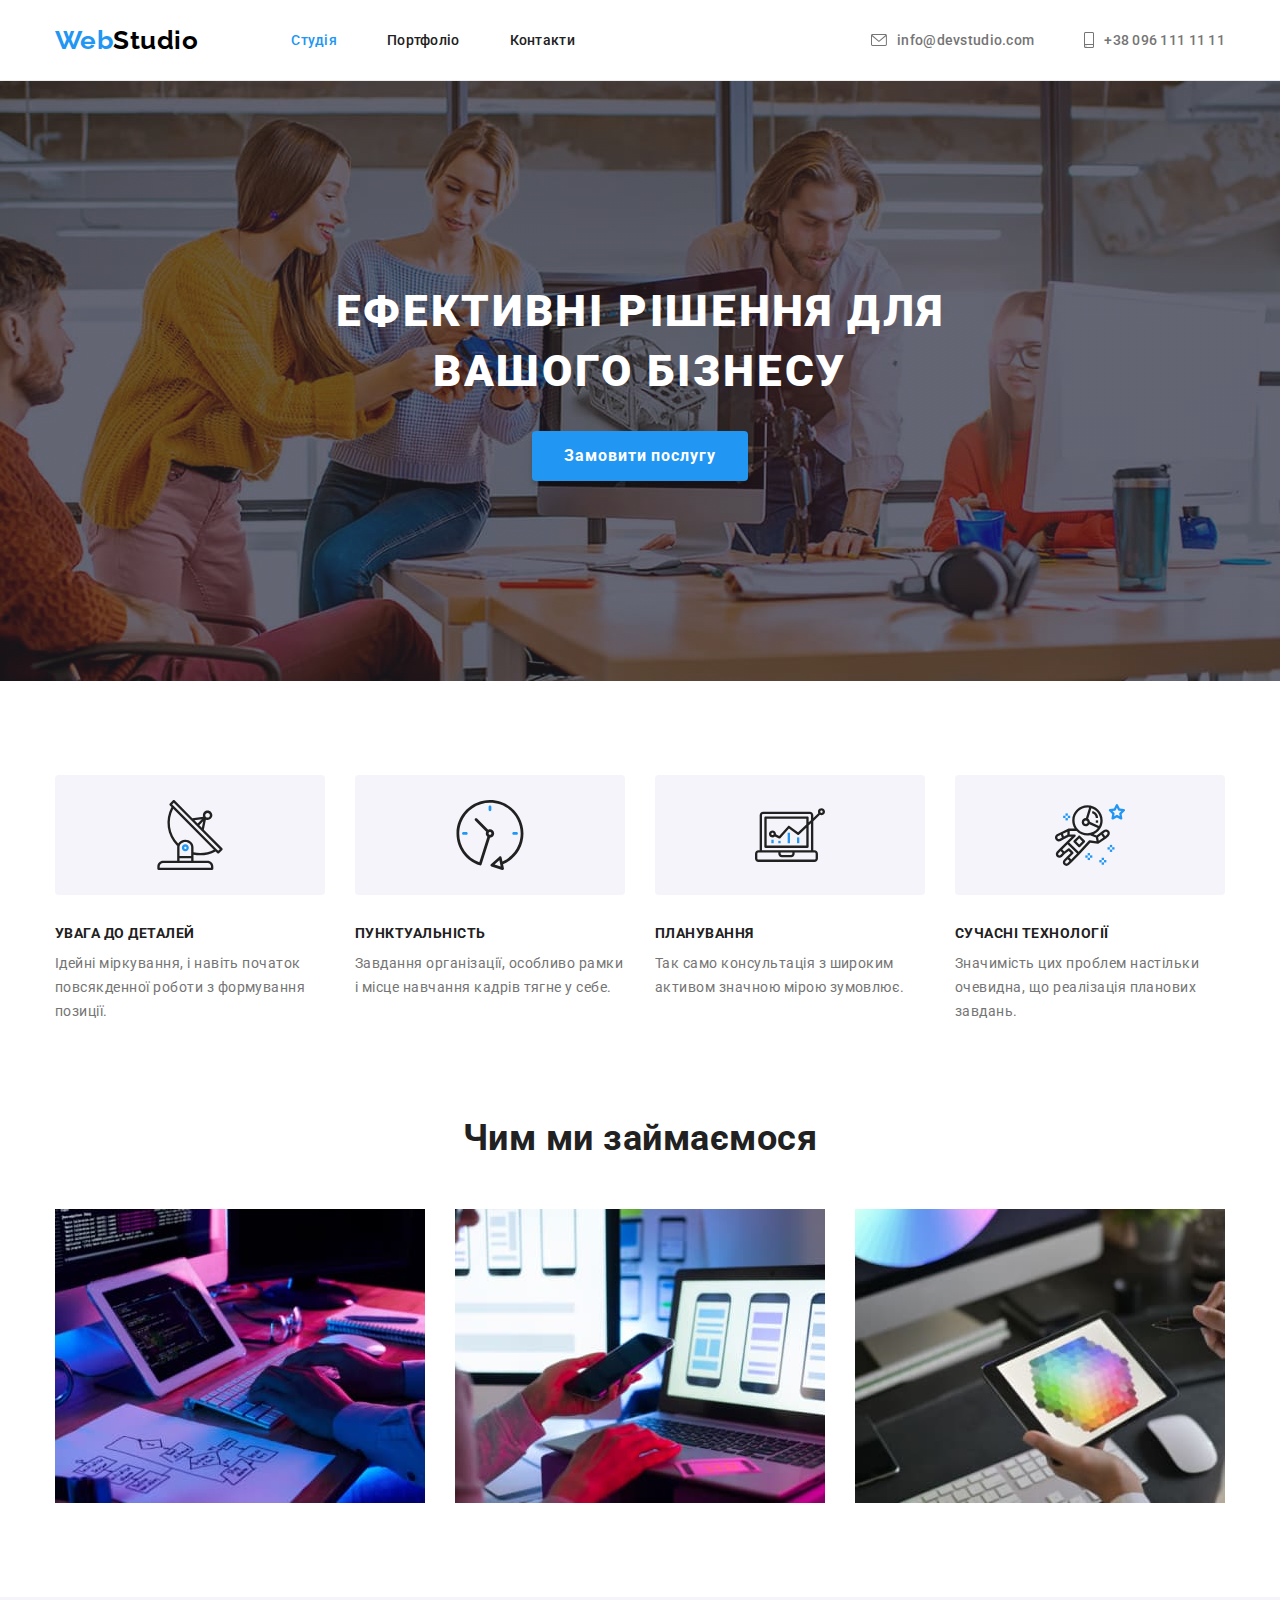
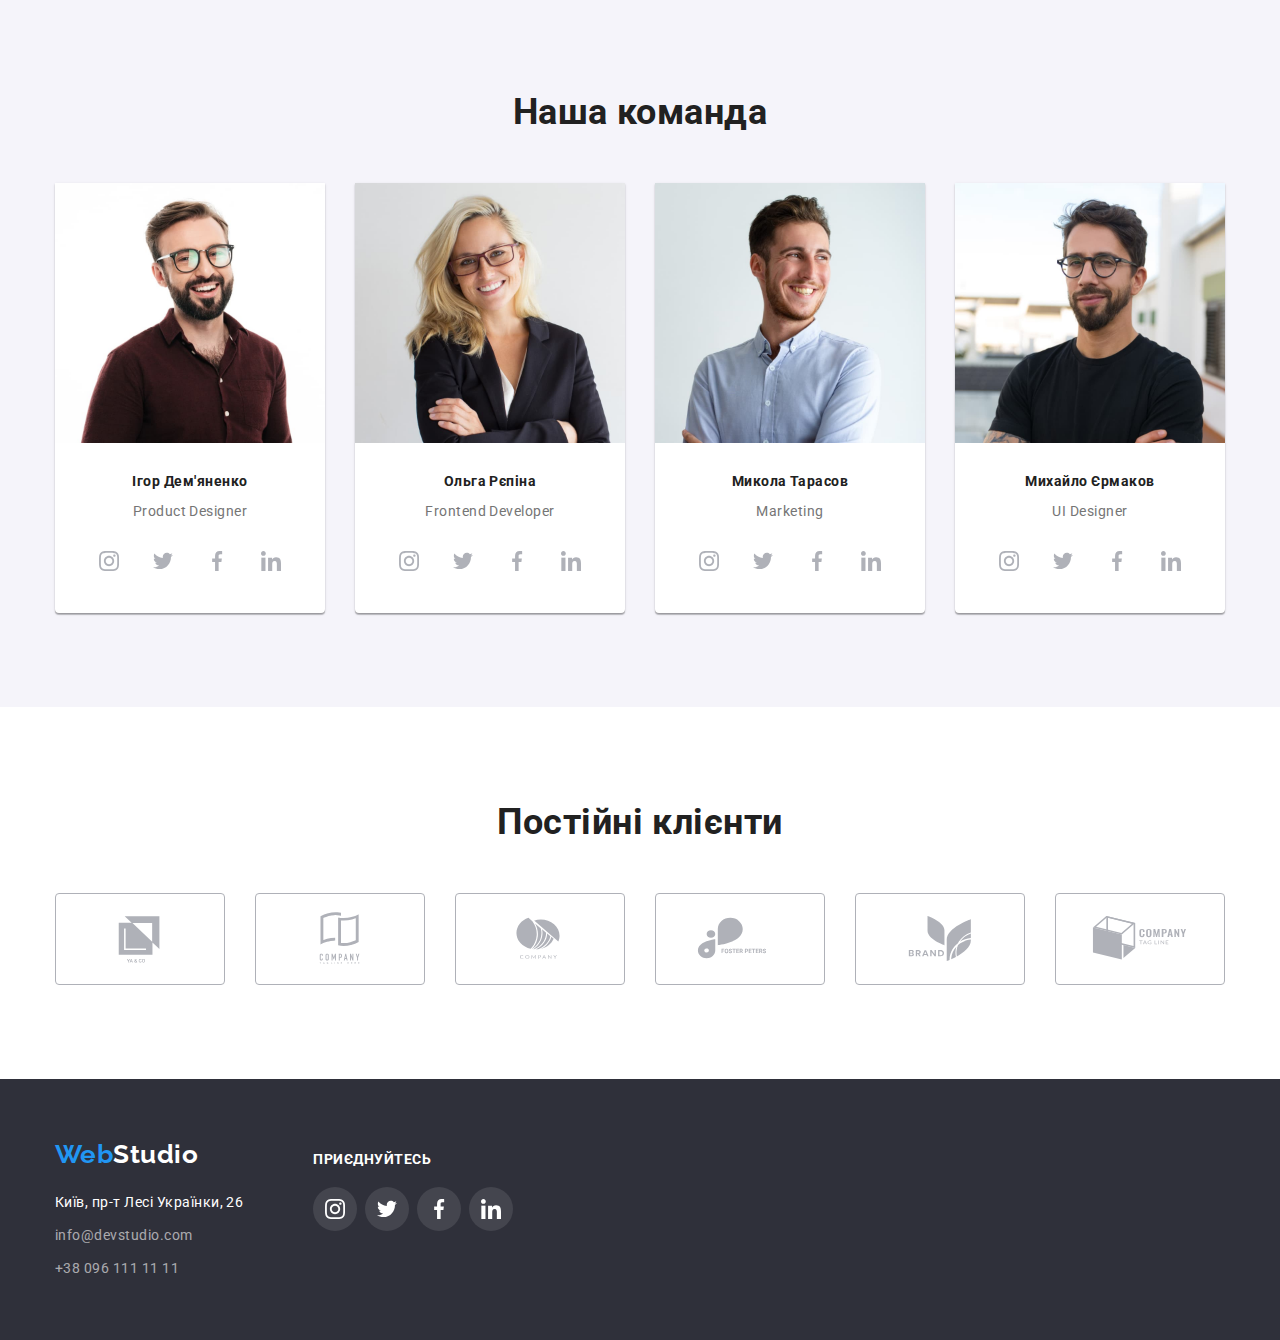
<file: index.html>
<!DOCTYPE html>
<html lang="uk">
  <head>
    <meta charset="UTF-8" />
    <meta http-equiv="X-UA-Compatible" content="IE=edge" />
    <meta
      name="viewport"
      content="width=device-width, initial-scale=1.0"
    />
    <title>Web Studio</title>
    <link
      rel="preconnect"
      href="https://fonts.googleapis.com"
    />
    <link
      rel="preconnect"
      href="https://fonts.gstatic.com"
      crossorigin
    />
    <link
      href="https://fonts.googleapis.com/css2?family=Raleway:wght@700&family=Roboto:wght@400;500;700;900&display=swap"
      rel="stylesheet"
    />
    <link
      rel="stylesheet"
      href="https://cdnjs.cloudflare.com/ajax/libs/modern-normalize/1.1.0/modern-normalize.css"
    />
    <link rel="stylesheet" href="./css/styles.css" />
  </head>
  <body>
    <!-- HEADER -->
    <header class="page-header">
      <div class="container main-header">
        <a class="logo link" href="./index.html"
          >Web<span class="logo-header">Studio</span></a
        >
        <nav>
          <ul class="site-nav list">
            <li class="item">
              <a href="./index.html" class="link current"
                >Студія</a
              >
            </li>
            <li class="item">
              <a href="./portfolio.html" class="link"
                >Портфоліо</a
              >
            </li>
            <li class="item">
              <a href="/" class="link">Контакти</a>
            </li>
          </ul>
        </nav>
        <ul class="contact-header list">
          <li class="item">
            <a class="mail" href="mailto:info@devstudio.com"
              ><svg
                class="social-icon"
                width="16"
                height="12"
              >
                <use
                  href="./images/icons.svg#icon-mail"
                ></use>
              </svg>
              info@devstudio.com</a
            >
          </li>
          <li class="item">
            <a class="tel" href="tel:+380961111111"
              ><svg
                class="social-icon"
                width="10"
                height="16"
              >
                <use
                  href="./images/icons.svg#icon-phone"
                ></use>
              </svg>
              +38 096 111 11 11</a
            >
          </li>
        </ul>
      </div>
    </header>

    <main>
      <section class="hero overlay">
        <div class="container">
          <h1 class="hero-title">
            Ефективні рішення для <br />
            вашого бізнесу
          </h1>
          <button type="button" class="main-button">
            Замовити послугу
          </button>
        </div>
      </section>

      <section class="section section-features">
        <div class="container">
          <h2 hidden>Особливості</h2>
          <ul class="list features">
            <li class="item icon-antenna">
              <h3 class="title">УВАГА ДО ДЕТАЛЕЙ</h3>
              <p class="text">
                Ідейні міркування, і навіть початок
                повсякденної роботи з формування позиції.
              </p>
            </li>
            <li class="item icon-clock">
              <h3 class="title">ПУНКТУАЛЬНІСТЬ</h3>
              <p class="text">
                Завдання організації, особливо рамки і місце
                навчання кадрів тягне у себе.
              </p>
            </li>
            <li class="item icon-diagram">
              <h3 class="title">ПЛАНУВАННЯ</h3>
              <p class="text">
                Так само консультація з широким активом
                значною мірою зумовлює.
              </p>
            </li>
            <li class="item icon-astronaut">
              <h3 class="title">СУЧАСНІ ТЕХНОЛОГІЇ</h3>
              <p class="text">
                Значимість цих проблем настільки очевидна,
                що реалізація планових завдань.
              </p>
            </li>
          </ul>
        </div>
      </section>

      <section class="section">
        <div class="container">
          <h2 class="section-title">Чим ми займаємося</h2>
          <ul class="list photo">
            <li class="item">
              <img
                src="./images/computer.jpg"
                alt="Комп'ютерні додатки"
                width="370"
              />
            </li>
            <li class="item">
              <img
                src="./images/telephone.jpg"
                alt="Мобільні додатки"
                width="370"
              />
            </li>
            <li class="item">
              <img
                src="./images/tablet.jpg"
                alt="Дизайнерські рішення"
                width="370"
              />
            </li>
          </ul>
        </div>
      </section>

      <section class="section team">
        <div class="container">
          <h2 class="section-title">Наша команда</h2>
          <ul class="list team-list">
            <li class="item">
              <img
                src="./images/igor.jpg"
                alt="Ігор Дем'яненко"
                width="270"
              />
              <h3>Ігор Дем'яненко</h3>
              <p lang="en">Product Designer</p>
              <ul class="social-icons list">
                <li class="social-item">
                  <a href="" class="social-link">
                    <svg
                      class="social-icon"
                      width="20"
                      height="20"
                    >
                      <use
                        href="./images/icons.svg#icon-instagram"
                      ></use>
                    </svg>
                  </a>
                </li>
                <li class="social-item">
                  <a href="" class="social-link">
                    <svg
                      class="social-icon"
                      width="20"
                      height="20"
                    >
                      <use
                        href="./images/icons.svg#icon-twitter"
                      ></use>
                    </svg>
                  </a>
                </li>
                <li class="social-item">
                  <a href="" class="social-link"
                    ><svg
                      class="social-icon"
                      width="20"
                      height="20"
                    >
                      <use
                        href="./images/icons.svg#icon-facebook"
                      ></use>
                    </svg>
                  </a>
                </li>
                <li class="social-item">
                  <a href="" class="social-link">
                    <svg
                      class="social-icon"
                      width="20"
                      height="20"
                    >
                      <use
                        href="./images/icons.svg#icon-linkedin"
                      ></use>
                    </svg>
                  </a>
                </li>
              </ul>
            </li>
            <li class="item">
              <img
                src="./images/olga.jpg"
                alt="Ольга Рєпіна"
                width="270"
              />
              <h3>Ольга Рєпіна</h3>
              <p lang="en">Frontend Developer</p>
              <ul class="social-icons list">
                <li class="social-item">
                  <a href="" class="social-link">
                    <svg
                      class="social-icon"
                      width="20"
                      height="20"
                    >
                      <use
                        href="./images/icons.svg#icon-instagram"
                      ></use>
                    </svg>
                  </a>
                </li>
                <li class="social-item">
                  <a href="" class="social-link">
                    <svg
                      class="social-icon"
                      width="20"
                      height="20"
                    >
                      <use
                        href="./images/icons.svg#icon-twitter"
                      ></use>
                    </svg>
                  </a>
                </li>
                <li class="social-item">
                  <a href="" class="social-link"
                    ><svg
                      class="social-icon"
                      width="20"
                      height="20"
                    >
                      <use
                        href="./images/icons.svg#icon-facebook"
                      ></use>
                    </svg>
                  </a>
                </li>
                <li class="social-item">
                  <a href="" class="social-link">
                    <svg
                      class="social-icon"
                      width="20"
                      height="20"
                    >
                      <use
                        href="./images/icons.svg#icon-linkedin"
                      ></use>
                    </svg>
                  </a>
                </li>
              </ul>
            </li>
            <li class="item">
              <img
                src="./images/mykola.jpg"
                alt="Микола Тарасов"
                width="270"
              />
              <h3>Микола Тарасов</h3>
              <p lang="en">Marketing</p>
              <ul class="social-icons list">
                <li class="social-item">
                  <a href="" class="social-link">
                    <svg
                      class="social-icon"
                      width="20"
                      height="20"
                    >
                      <use
                        href="./images/icons.svg#icon-instagram"
                      ></use>
                    </svg>
                  </a>
                </li>
                <li class="social-item">
                  <a href="" class="social-link">
                    <svg
                      class="social-icon"
                      width="20"
                      height="20"
                    >
                      <use
                        href="./images/icons.svg#icon-twitter"
                      ></use>
                    </svg>
                  </a>
                </li>
                <li class="social-item">
                  <a href="" class="social-link"
                    ><svg
                      class="social-icon"
                      width="20"
                      height="20"
                    >
                      <use
                        href="./images/icons.svg#icon-facebook"
                      ></use>
                    </svg>
                  </a>
                </li>
                <li class="social-item">
                  <a href="" class="social-link">
                    <svg
                      class="social-icon"
                      width="20"
                      height="20"
                    >
                      <use
                        href="./images/icons.svg#icon-linkedin"
                      ></use>
                    </svg>
                  </a>
                </li>
              </ul>
            </li>
            <li class="item">
              <img
                src="./images/mykhailo.jpg"
                alt="Михайло Єрмаков"
                width="270"
              />
              <h3>Михайло Єрмаков</h3>
              <p lang="en">UI Designer</p>
              <ul class="social-icons list">
                <li class="social-item">
                  <a href="" class="social-link">
                    <svg
                      class="social-icon"
                      width="20"
                      height="20"
                    >
                      <use
                        href="./images/icons.svg#icon-instagram"
                      ></use>
                    </svg>
                  </a>
                </li>
                <li class="social-item">
                  <a href="" class="social-link">
                    <svg
                      class="social-icon"
                      width="20"
                      height="20"
                    >
                      <use
                        href="./images/icons.svg#icon-twitter"
                      ></use>
                    </svg>
                  </a>
                </li>
                <li class="social-item">
                  <a href="" class="social-link"
                    ><svg
                      class="social-icon"
                      width="20"
                      height="20"
                    >
                      <use
                        href="./images/icons.svg#icon-facebook"
                      ></use>
                    </svg>
                  </a>
                </li>
                <li class="social-item">
                  <a href="" class="social-link">
                    <svg
                      class="social-icon"
                      width="20"
                      height="20"
                    >
                      <use
                        href="./images/icons.svg#icon-linkedin"
                      ></use>
                    </svg>
                  </a>
                </li>
              </ul>
            </li>
          </ul>
        </div>
      </section>

      <section class="section clients">
        <div class="container">
          <h2 class="section-title">Постійні клієнти</h2>
          <ul class="list companies">
            <li class="item">
              <a class="link" href=""
                ><svg
                  class="social-icon"
                  width="106"
                  height="60"
                >
                  <use
                    href="./images/icons.svg#icon-first-company"
                  ></use>
                </svg>
              </a>
            </li>
            <li class="item">
              <a class="link" href=""
                ><svg
                  class="social-icon"
                  width="106"
                  height="60"
                >
                  <use
                    href="./images/icons.svg#icon-second-conpany"
                  ></use>
                </svg>
              </a>
            </li>
            <li class="item">
              <a class="link" href=""
                ><svg
                  class="social-icon"
                  width="106"
                  height="60"
                >
                  <use
                    href="./images/icons.svg#icon-third-company"
                  ></use>
                </svg>
              </a>
            </li>
            <li class="item">
              <a class="link" href=""
                ><svg
                  class="social-icon"
                  width="106"
                  height="60"
                >
                  <use
                    href="./images/icons.svg#icon-fourth-company"
                  ></use>
                </svg>
              </a>
            </li>
            <li class="item">
              <a class="link" href=""
                ><svg
                  class="social-icon"
                  width="106"
                  height="60"
                >
                  <use
                    href="./images/icons.svg#icon-fifth-company"
                  ></use>
                </svg>
              </a>
            </li>
            <li class="item">
              <a class="link" href=""
                ><svg
                  class="social-icon"
                  width="106"
                  height="60"
                >
                  <use
                    href="./images/icons.svg#icon-sixth-company"
                  ></use>
                </svg>
              </a>
            </li>
          </ul>
        </div>
      </section>
    </main>

    <footer class="footer">
      <div class="container footer-contacts">
        <div class="contacts">
          <a class="logo link" href="./index.html"
            >Web<span class="logo-footer">Studio</span></a
          >
          <address>
            <ul class="list contact-footer">
              <li>
                <a
                  href="https://goo.gl/maps/xiSd22F4pUbqHWds7"
                  class="link address"
                  target="_blank"
                  >Київ, пр-т Лесі Українки, 26</a
                >
              </li>
              <li>
                <a
                  href="mailto:info@devstudio.com"
                  class="link contact"
                  >info@devstudio.com</a
                >
              </li>
              <li>
                <a
                  href="tel:+380961111111"
                  class="link contact contact-tel"
                  >+38 096 111 11 11</a
                >
              </li>
            </ul>
          </address>
        </div>

        <div class="connect">
          <h2>ПРИЄДНУЙТЕСЬ</h2>
          <ul class="list">
            <li class="item">
              <a href="" class="social-link"
                ><svg
                  class="social-icon"
                  width="20"
                  height="20"
                >
                  <use
                    href="./images/icons.svg#icon-instagram"
                  ></use>
                </svg>
              </a>
            </li>
            <li class="item">
              <a href="" class="social-link"
                ><svg
                  class="social-icon"
                  width="20"
                  height="20"
                >
                  <use
                    href="./images/icons.svg#icon-twitter"
                  ></use>
                </svg>
              </a>
            </li>
            <li class="item">
              <a href="" class="social-link"
                ><svg
                  class="social-icon"
                  width="20"
                  height="20"
                >
                  <use
                    href="./images/icons.svg#icon-facebook"
                  ></use>
                </svg>
              </a>
            </li>
            <li class="item">
              <a href="" class="social-link">
                <svg
                  class="social-icon"
                  width="20"
                  height="20"
                >
                  <use
                    href="./images/icons.svg#icon-linkedin"
                  ></use>
                </svg>
              </a>
            </li>
          </ul>
        </div>
      </div>
    </footer>
  </body>
</html>
</file>
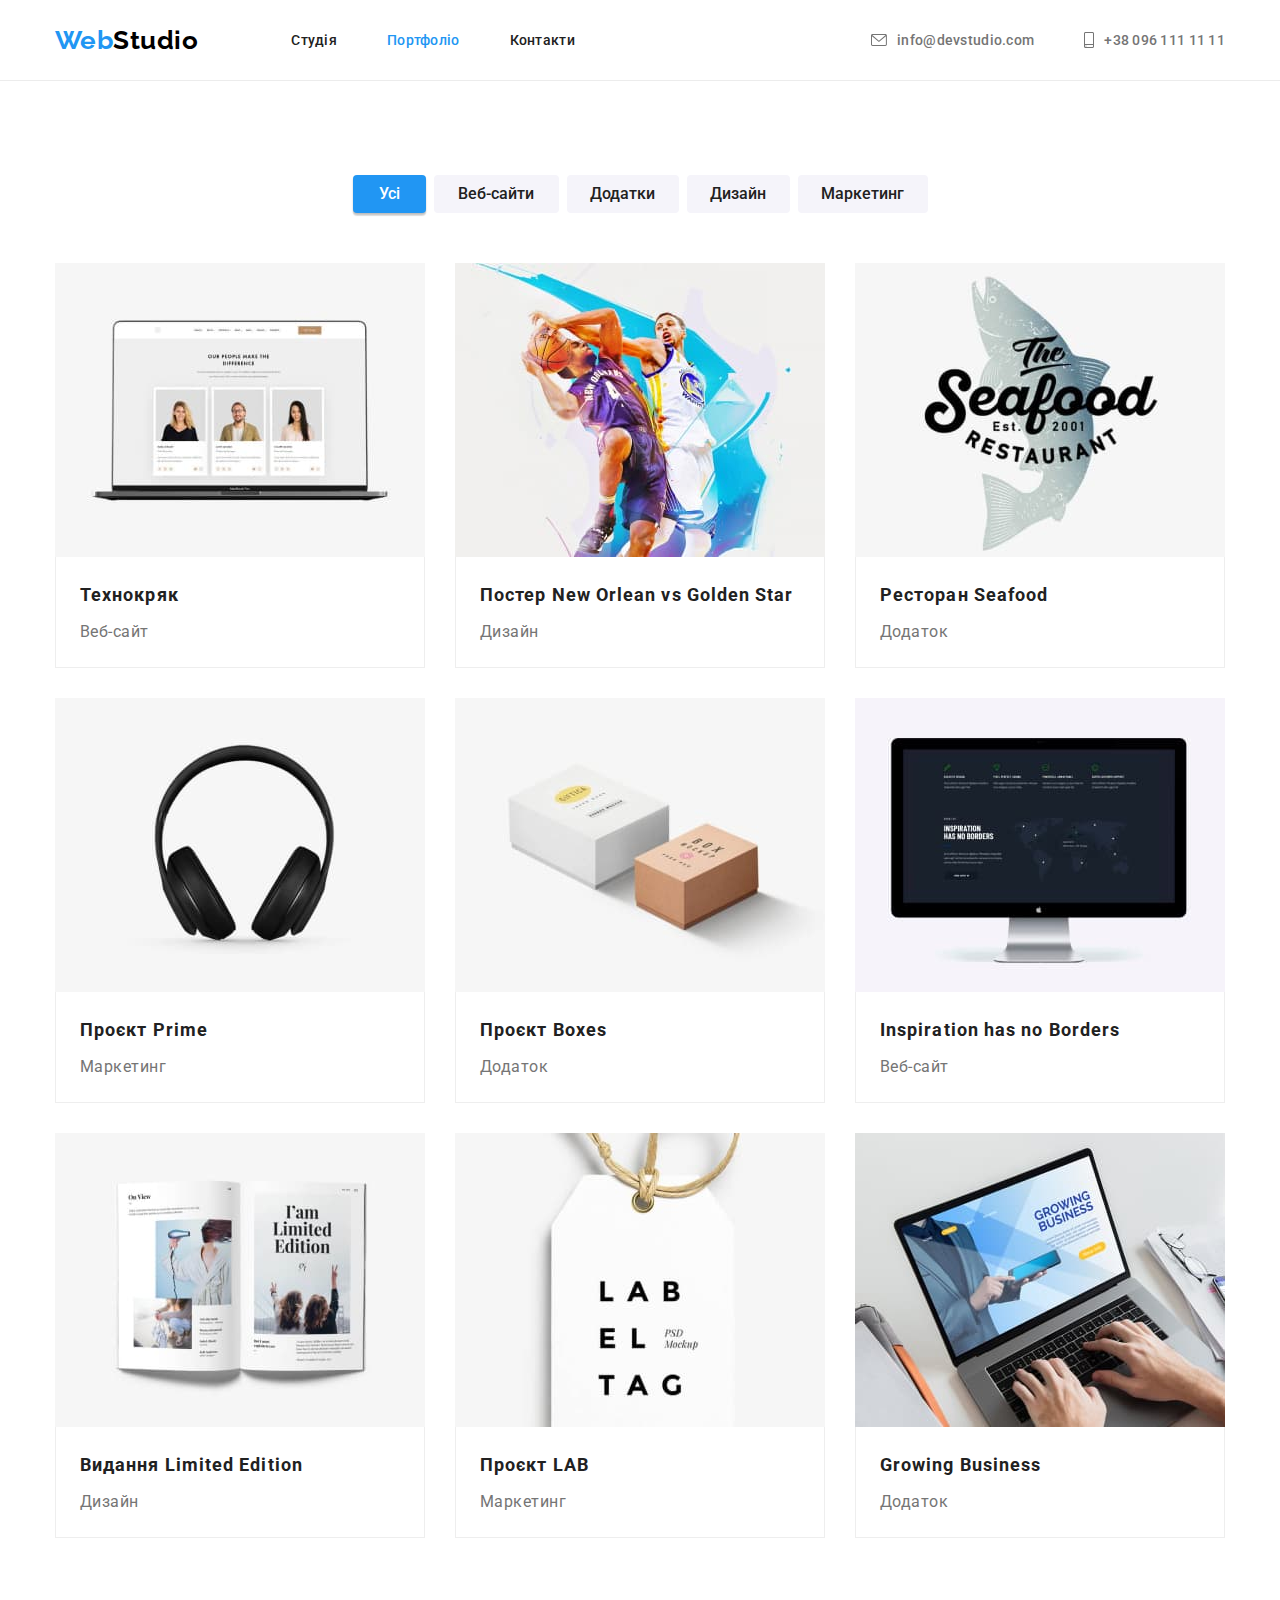
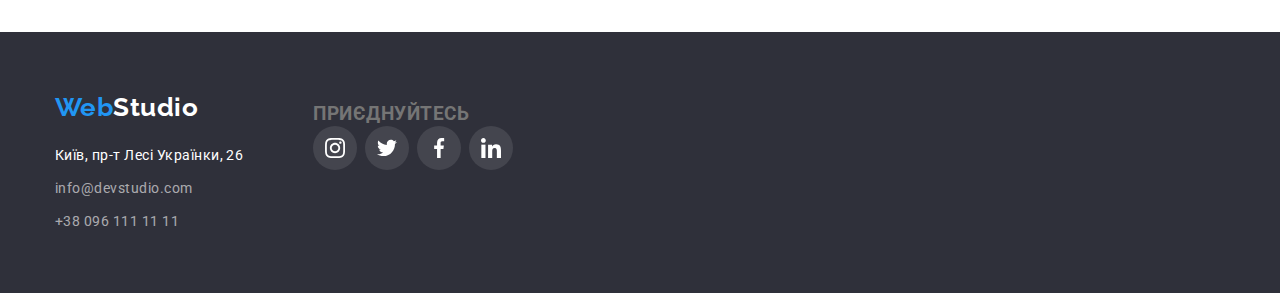
<file: portfolio.html>
<!DOCTYPE html>
<html lang="uk">
  <head>
    <meta charset="UTF-8" />
    <meta http-equiv="X-UA-Compatible" content="IE=edge" />
    <meta
      name="viewport"
      content="width=device-width, initial-scale=1.0"
    />
    <title>Portfolio</title>
    <link
      rel="preconnect"
      href="https://fonts.googleapis.com"
    />
    <link
      rel="preconnect"
      href="https://fonts.gstatic.com"
      crossorigin
    />
    <link
      href="https://fonts.googleapis.com/css2?family=Raleway:wght@700&family=Roboto:wght@400;500;700;900&display=swap"
      rel="stylesheet"
    />
    <link
      rel="stylesheet"
      href="https://cdnjs.cloudflare.com/ajax/libs/modern-normalize/1.1.0/modern-normalize.css"
    />
    <link rel="stylesheet" href="./css/styles.css" />
  </head>

  <body>
    <header class="page-header">
      <div class="container main-header">
        <a class="logo link" href="./index.html"
          >Web<span class="logo-header">Studio</span></a
        >
        <nav>
          <ul class="site-nav list">
            <li class="item">
              <a href="./index.html" class="link">Студія</a>
            </li>
            <li class="item">
              <a
                href="./portfolio.html"
                class="link current"
                >Портфоліо</a
              >
            </li>
            <li class="item">
              <a href="/" class="link">Контакти</a>
            </li>
          </ul>
        </nav>
        <ul class="contact-header list">
          <li class="item">
            <a class="mail" href="mailto:info@devstudio.com"
              ><svg
                class="social-icon"
                width="16"
                height="12"
              >
                <use
                  href="./images/icons.svg#icon-mail"
                ></use>
              </svg>
              info@devstudio.com</a
            >
          </li>
          <li class="item">
            <a class="tel" href="tel:+380961111111"
              ><svg
                class="social-icon"
                width="10"
                height="16"
              >
                <use
                  href="./images/icons.svg#icon-phone"
                ></use>
              </svg>
              +38 096 111 11 11</a
            >
          </li>
        </ul>
      </div>
    </header>

    <main>
      <section class="projects section-portfolio">
        <div class="container">
          <h1 hidden>Наші прєкти</h1>
          <ul class="list works-button">
            <li class="item">
              <button
                type="button"
                class="button-first button current"
              >
                Усі
              </button>
            </li>
            <li class="item">
              <button
                type="button"
                class="button-second button"
              >
                Веб-сайти
              </button>
            </li>
            <li class="item">
              <button
                type="button"
                class="button-third button"
              >
                Додатки
              </button>
            </li>
            <li class="item">
              <button
                type="button"
                class="button-fourth button"
              >
                Дизайн
              </button>
            </li>
            <li class="item">
              <button
                type="button"
                class="button-fifth button"
              >
                Маркетинг
              </button>
            </li>
          </ul>
          <ul class="list works">
            <li class="works-item">
              <a class="link" href="/">
                <img
                  src="./images/web-site.jpg"
                  alt="Технокряк"
                  width="370"
                />
                <div class="border">
                  <h2>Технокряк</h2>
                  <p>Веб-сайт</p>
                </div>
              </a>
            </li>
            <li class="works-item">
              <a class="link" href="/">
                <img
                  src="./images/baskeyball.jpg"
                  alt="Постер New Orlean vs Golden Star"
                  width="370"
                />
                <div class="border">
                  <h2>Постер New Orlean vs Golden Star</h2>
                  <p>Дизайн</p>
                </div>
              </a>
            </li>
            <li class="works-item">
              <a class="link" href="/">
                <img
                  src="./images/label.jpg"
                  alt="Ресторан Seafood"
                  width="370"
                />
                <div class="border">
                  <h2>Ресторан Seafood</h2>
                  <p>Додаток</p>
                </div>
              </a>
            </li>
            <li class="works-item">
              <a class="link" href="/">
                <img
                  src="./images/headphones.jpg"
                  alt="Проєкт Prime"
                  width="370"
                />
                <div class="border">
                  <h2>Проєкт Prime</h2>
                  <p>Маркетинг</p>
                </div>
              </a>
            </li>
            <li class="works-item">
              <a class="link" href="/">
                <img
                  src="./images/project-boxes.jpg"
                  alt="Проєкт Boxes"
                  width="370"
                />
                <div class="border">
                  <h2>Проєкт Boxes</h2>
                  <p>Додаток</p>
                </div>
              </a>
            </li>
            <li class="works-item">
              <a class="link" href="/">
                <img
                  src="./images/comp-web-site.jpg"
                  alt="Inspiration has no Borders"
                  width="370"
                />
                <div class="border">
                  <h2>Inspiration has no Borders</h2>
                  <p>Веб-сайт</p>
                </div>
              </a>
            </li>
            <li class="works-item">
              <a class="link" href="/">
                <img
                  src="./images/magazine.jpg"
                  alt="Видання Limited Edition"
                  width="370"
                />
                <div class="border">
                  <h2>Видання Limited Edition</h2>
                  <p>Дизайн</p>
                </div>
              </a>
            </li>
            <li class="works-item">
              <a class="link" href="/">
                <img
                  src="./images/project-lab.jpg"
                  alt="Проєкт LAB"
                  width="370"
                />
                <div class="border">
                  <h2>Проєкт LAB</h2>
                  <p>Маркетинг</p>
                </div>
              </a>
            </li>
            <li class="works-item">
              <a class="link" href="/">
                <img
                  src="./images/growing-business.jpg"
                  alt="Growing Business"
                  width="370"
                />
                <div class="border">
                  <h2>Growing Business</h2>
                  <p>Додаток</p>
                </div>
              </a>
            </li>
          </ul>
        </div>
      </section>
    </main>

    <footer class="footer">
      <div class="container footer-contacts">
        <div class="contacts">
          <a class="logo link" href="./index.html"
            >Web<span class="logo-footer">Studio</span></a
          >
          <address>
            <ul class="list contact-footer">
              <li>
                <a
                  href="https://goo.gl/maps/xiSd22F4pUbqHWds7"
                  class="link address"
                  target="_blank"
                  >Київ, пр-т Лесі Українки, 26</a
                >
              </li>
              <li>
                <a
                  href="mailto:info@devstudio.com"
                  class="link contact"
                  >info@devstudio.com</a
                >
              </li>
              <li>
                <a
                  href="tel:+380961111111"
                  class="link contact contact-tel"
                  >+38 096 111 11 11</a
                >
              </li>
            </ul>
          </address>
        </div>

        <div class="connect">
          <h3>ПРИЄДНУЙТЕСЬ</h3>
          <ul class="list">
            <li class="item">
              <a href="" class="social-link"
                ><svg
                  class="social-icon"
                  width="20"
                  height="20"
                >
                  <use
                    href="./images/icons.svg#icon-instagram"
                  ></use>
                </svg>
              </a>
            </li>
            <li class="item">
              <a href="" class="social-link"
                ><svg
                  class="social-icon"
                  width="20"
                  height="20"
                >
                  <use
                    href="./images/icons.svg#icon-twitter"
                  ></use>
                </svg>
              </a>
            </li>
            <li class="item">
              <a href="" class="social-link"
                ><svg
                  class="social-icon"
                  width="20"
                  height="20"
                >
                  <use
                    href="./images/icons.svg#icon-facebook"
                  ></use>
                </svg>
              </a>
            </li>
            <li class="item">
              <a href="" class="social-link">
                <svg
                  class="social-icon"
                  width="20"
                  height="20"
                >
                  <use
                    href="./images/icons.svg#icon-linkedin"
                  ></use>
                </svg>
              </a>
            </li>
          </ul>
        </div>
      </div>
    </footer>
  </body>
</html>
</file>
<file: css/styles.css>
/* цвет основного текста #212121 */
/* вторичны цвет текста #757575 */
/* белый #FFFFFF */
/* контакты в футере rgba(255, 255, 255, 0.6) */
/* акцент #2196F3 */
/* цвет фона #2F303A */
/* цвет фона 2 #FFFFFF */

:root {
  --primary-text-color: #757575;
  --title-text-color: #212121;
  --accent-color: #2196f3;
}

body {
  background: #ffffff;
  color: var(--primary-text-color);

  font-family: roboto, sans-serif;
  letter-spacing: 0.03em;
}

.container {
  width: 1200px;
  padding: 0 15px;
  margin-left: auto;
  margin-right: auto;
  /* outline: 2px solid tomato; */
}

.list {
  padding: 0;
  margin: 0;
  list-style: none;
}

h1,
h2,
h3 {
  margin-top: 0;
  margin-bottom: 0;
}

.section {
  padding: 94px 0;
}

.section-portfolio {
  padding: 94px 0;
}

img {
  display: block;
}
/* Header */

.page-header {
  border-bottom: 1px solid #ececec;
}

.main-header {
  display: flex;
  align-items: center;
}

.logo {
  color: var(--accent-color);
  font-family: Raleway, sans-serif;
  font-weight: 700;
  font-size: 26px;
  line-height: calc(31 / 26);
  text-decoration: none;
}

.logo-header {
  color: #000000;
}

.site-nav {
  display: flex;
  margin-left: 93px;
}

.site-nav .item:not(:last-child) {
  margin-right: 50px;
}

.site-nav .link {
  display: block;
  padding: 32px 0;

  color: var(--title-text-color);
  font-weight: 500;
  font-size: 14px;
  line-height: calc(16 / 14);
  letter-spacing: 0.02em;
  text-decoration: none;
}

.site-nav .link.current {
  color: var(--accent-color);
}

.contact-header a {
  color: var(--primary-text-color);
  font-weight: 500;
  font-size: 14px;
  line-height: calc(16 / 14);
  letter-spacing: 0.02em;
  text-decoration: none;
}

.contact-header {
  display: flex;
  margin-left: auto;
}

.contact-header .item + .item {
  margin-left: 50px;
}

.mail .social-icon {
  fill: var(--primary-text-color);
  margin-right: 10px;
}
.mail,
.tel {
  display: flex;
  align-items: center;
}
.site-nav .link:hover,
.site-nav .link:focus,
.contact-header a:hover,
.contact-header a:focus {
  color: var(--accent-color);
}

.mail:hover .social-icon,
.mail:focus .social-icon {
  fill: var(--accent-color);
}

.tel .social-icon {
  fill: var(--primary-text-color);
  margin-right: 10px;
}

.tel:hover .social-icon,
.tel:focus .social-icon {
  fill: var(--accent-color);
}

/* Hero */

.hero {
  background-color: #2f303a;
  text-align: center;
  padding: 200px 0;
}

.overlay {
  max-width: 1600px;
  height: 600px;
  margin-left: auto;
  margin-right: auto;
  background-image: linear-gradient(
      to right,
      rgba(47, 48, 58, 0.4),
      rgba(47, 48, 58, 0.4)
    ),
    url("../images/header-photo.jpg");
  background-size: cover;
  background-position: center;
}

.hero-title {
  margin-bottom: 30px;

  color: #ffffff;
  font-weight: 900;
  font-size: 44px;
  line-height: calc(60 / 44);
  text-transform: uppercase;
  letter-spacing: 0.06em;
}

.main-button {
  border-radius: 4px;
  padding: 10px 32px;
  min-width: 216px;

  color: #ffffff;
  background-color: var(--accent-color);
  box-shadow: 0px 4px 4px rgba(0, 0, 0, 0.15);
  border: none;
  font-family: inherit;
  font-weight: 700;
  font-size: 16px;
  line-height: calc(30 / 16);
  align-items: center;
  letter-spacing: 0.06em;
  cursor: pointer;
}

.main-button:hover,
.main-button:focus {
  background: #188ce8;
}

/* Features */

.section-features {
  padding-bottom: 0;
}

.features {
  display: flex;
  justify-content: space-between;
}

.features .item {
  width: 270px;
}

.features .item::before {
  display: block;
  content: "";
  height: 120px;
  background-color: #f5f4fa;
  border-radius: 4px;
  margin-bottom: 30px;
}

.features .icon-antenna::before {
  content: "";
  background-image: url(../images/antenna.svg);
  background-repeat: no-repeat;
  background-position: center;
}

.features .icon-clock::before {
  content: "";
  background-image: url(../images/clock.svg);
  background-repeat: no-repeat;
  background-position: center;
}

.features .icon-diagram::before {
  content: "";
  background-image: url(../images/diagram.svg);
  background-repeat: no-repeat;
  background-position: center;
}

.features .icon-astronaut::before {
  content: "";
  background-image: url(../images/astronaut.svg);
  background-repeat: no-repeat;
  background-position: center;
}

.features .title {
  color: var(--title-text-color);
  font-size: 14px;
  line-height: calc(16 / 14);
  text-transform: uppercase;
}

.section .list h3 {
  margin-top: 0;
  margin-bottom: 10px;

  color: var(--title-text-color);
  font-weight: 700;
  font-size: 14px;
  line-height: calc(16 / 14);
}

.section .list p {
  margin-top: 0;
  margin-bottom: 0;

  font-size: 14px;
  line-height: calc(24 / 14);
}

/* Чим ми займаємося */

.section-title {
  margin-bottom: 50px;

  color: var(--title-text-color);
  font-size: 36px;
  line-height: calc(42 / 36);
  text-align: center;
}

.photo {
  display: flex;
}

.photo .item:not(:last-child) {
  margin-right: 30px;
}

/* Наша команда */

.team-list {
  display: flex;
}

.team-list .item:not(:last-child) {
  margin-right: 30px;
}

.team {
  background: #f5f4fa;
}

.team .section-title {
  margin-bottom: 50px;
}

.team .item {
  padding-bottom: 30px;
  border-radius: 0px 0px 4px 4px;
  box-shadow: 0px 1px 3px rgba(0, 0, 0, 0.12),
    0px 1px 1px rgba(0, 0, 0, 0.14),
    0px 2px 1px rgba(0, 0, 0, 0.2);
  width: 270px;
  text-align: center;

  background: #ffffff;
}

.team-list .social-icons {
  display: flex;
  justify-content: center;
  margin-top: 16px;
}

.team-list .social-item {
  width: 44px;
  height: 44px;
  margin-right: 10px;
  border-radius: 50%;
}

.team-list .social-item:hover,
.team-list .social-item:focus {
  background-color: var(--accent-color);
}

.team .social-icon {
  fill: #afb1b8;
}

.team .social-link:hover .social-icon,
.team .social-link:focus .social-icon {
  fill: #ffffff;
}

.team-list .social-link {
  width: 100%;
  height: 100%;
  display: flex;
  align-items: center;
  justify-content: center;
}

.team-list .social-item:last-child {
  margin-right: 0;
}

.team img {
  margin-bottom: 30px;
}

/* Кліенти */

.companies {
  display: flex;
  justify-content: space-between;
}

.companies .link {
  display: flex;
  width: 170px;
  height: 92px;
  border: 1px solid #afb1b8;
  border-radius: 4px;
  justify-content: center;
  align-items: center;
}

.companies .link:not(:last-child) {
  margin-right: 30px;
}

.companies .social-icon {
  background-position: center;
  fill: #afb1b8;
}

.companies .link:hover,
.companies .link:focus {
  border: 1px solid var(--accent-color);
  color: var(--accent-color);
}

.companies .link:hover .social-icon,
.companies .link:focus .social-icon {
  fill: var(--accent-color);
}

/* Footer */

.footer-contacts {
  display: flex;
}

.footer {
  background: #2f303a;
  padding: 60px 0;
}

.contact-footer .link:hover,
.contact-footer .link:focus {
  color: var(--accent-color);
}

.contact-footer .address {
  display: inline-block;
  margin-top: 20px;
  margin-bottom: 9px;

  color: #ffffff;
  font-style: normal;
  font-weight: 400;
  font-size: 14px;
  line-height: calc(24 / 14);
  text-decoration: none;
}

.contact-footer .contact {
  display: inline-block;
  color: rgba(255, 255, 255, 0.6);
  font-style: normal;
  font-weight: 400;
  font-size: 14px;
  line-height: calc(24 / 14);
  text-decoration: none;
}

.logo-footer {
  color: #ffffff;
  font-family: Raleway, sans-serif;
  font-weight: 700;
  font-size: 26px;
  line-height: calc(31 / 26);
}

.contact-tel {
  margin-top: 9px;
}

/* Connect */

.connect {
  padding-left: 70px;
  padding-top: 12px;
}

.connect h2 {
  margin-bottom: 20px;
  color: #ffffff;
  font-weight: 700;
  font-size: 14px;
  line-height: calc(16 / 14);
}

.connect .list {
  display: flex;
}

.connect .list .item:not(:last-child) {
  margin-right: 8px;
}

.connect .list .item {
  background-color: rgba(255, 255, 255, 0.1);

  width: 44px;
  height: 44px;
  border-radius: 50%;
}

.connect .social-link {
  width: 100%;
  height: 100%;
  display: flex;
  align-items: center;
  justify-content: center;
}

.connect .social-icon {
  fill: #ffffff;
}

.connect .list .item:hover,
.connect .list .item:focus {
  background-color: var(--accent-color);
}

/* Portfolio */

.works-button {
  display: flex;
  justify-content: center;
}

.works-button .item:not(:last-child) {
  margin-right: 8px;
}

.button {
  display: inline-block;
  border-radius: 4px;
  border: none;
  padding: 6px 22px;

  color: var(--title-text-color);
  background-color: #f5f4fa;
  font-family: inherit;
  font-weight: 500;
  font-size: 16px;
  line-height: calc(26 / 16);
  text-align: center;
  cursor: pointer;
}

.button-first {
  padding: 6px 25px;
  width: 73px;
  box-shadow: 0px 3px 1px rgba(0, 0, 0, 0.1),
    0px 1px 2px rgba(0, 0, 0, 0.08),
    0px 2px 2px rgba(0, 0, 0, 0.12);
}

.button-second {
  width: 125px;
}

.button-third {
  width: 112px;
}

.button-fourth {
  width: 103px;
}

.button-fifth {
  width: 130px;
}

.button:hover,
.button:focus {
  background-color: var(--accent-color);
  color: #ffffff;
  box-shadow: 0px 3px 1px rgba(0, 0, 0, 0.1),
    0px 1px 2px rgba(0, 0, 0, 0.08),
    0px 2px 2px rgba(0, 0, 0, 0.12);
}

.projects .button.current {
  background-color: var(--accent-color);
  color: #ffffff;
}

.works {
  display: flex;
  flex-wrap: wrap;
}

.works-item {
  width: 370px;
  margin-right: 30px;
  margin-bottom: 30px;
}

.works-item:nth-child(3n) {
  margin-right: 0;
}

.works-item:nth-last-child(-n + 3) {
  margin-bottom: 0;
}

.border {
  width: 370px;
  border: 1px solid #eeeeee;
  border-top: none;
}

.projects .link {
  background: #ffffff;
  /* border: 1px solid #eeeeee; */
  display: inline-block;
  text-decoration: none;
}

.projects .link:hover,
.projects .link:focus {
  box-shadow: 0px 1px 1px rgba(0, 0, 0, 0.12),
    0px 4px 4px rgba(0, 0, 0, 0.06),
    1px 4px 6px rgba(0, 0, 0, 0.16);
}

.projects .works {
  margin-top: 50px;
}

.projects h2 {
  margin: 0 24px;
  padding-top: 20px;
  margin-bottom: 4px;
  width: 322px;

  color: var(--title-text-color);
  font-style: normal;
  font-weight: 700;
  font-size: 18px;
  line-height: calc(36 / 18);
  letter-spacing: 0.06em;
}

.projects p {
  margin: 0 24px;
  padding-bottom: 20px;
  width: 322px;

  color: var(--primary-text-color);
  font-weight: 400;
  font-size: 16px;
  line-height: calc(30 / 16);
}
</file>
